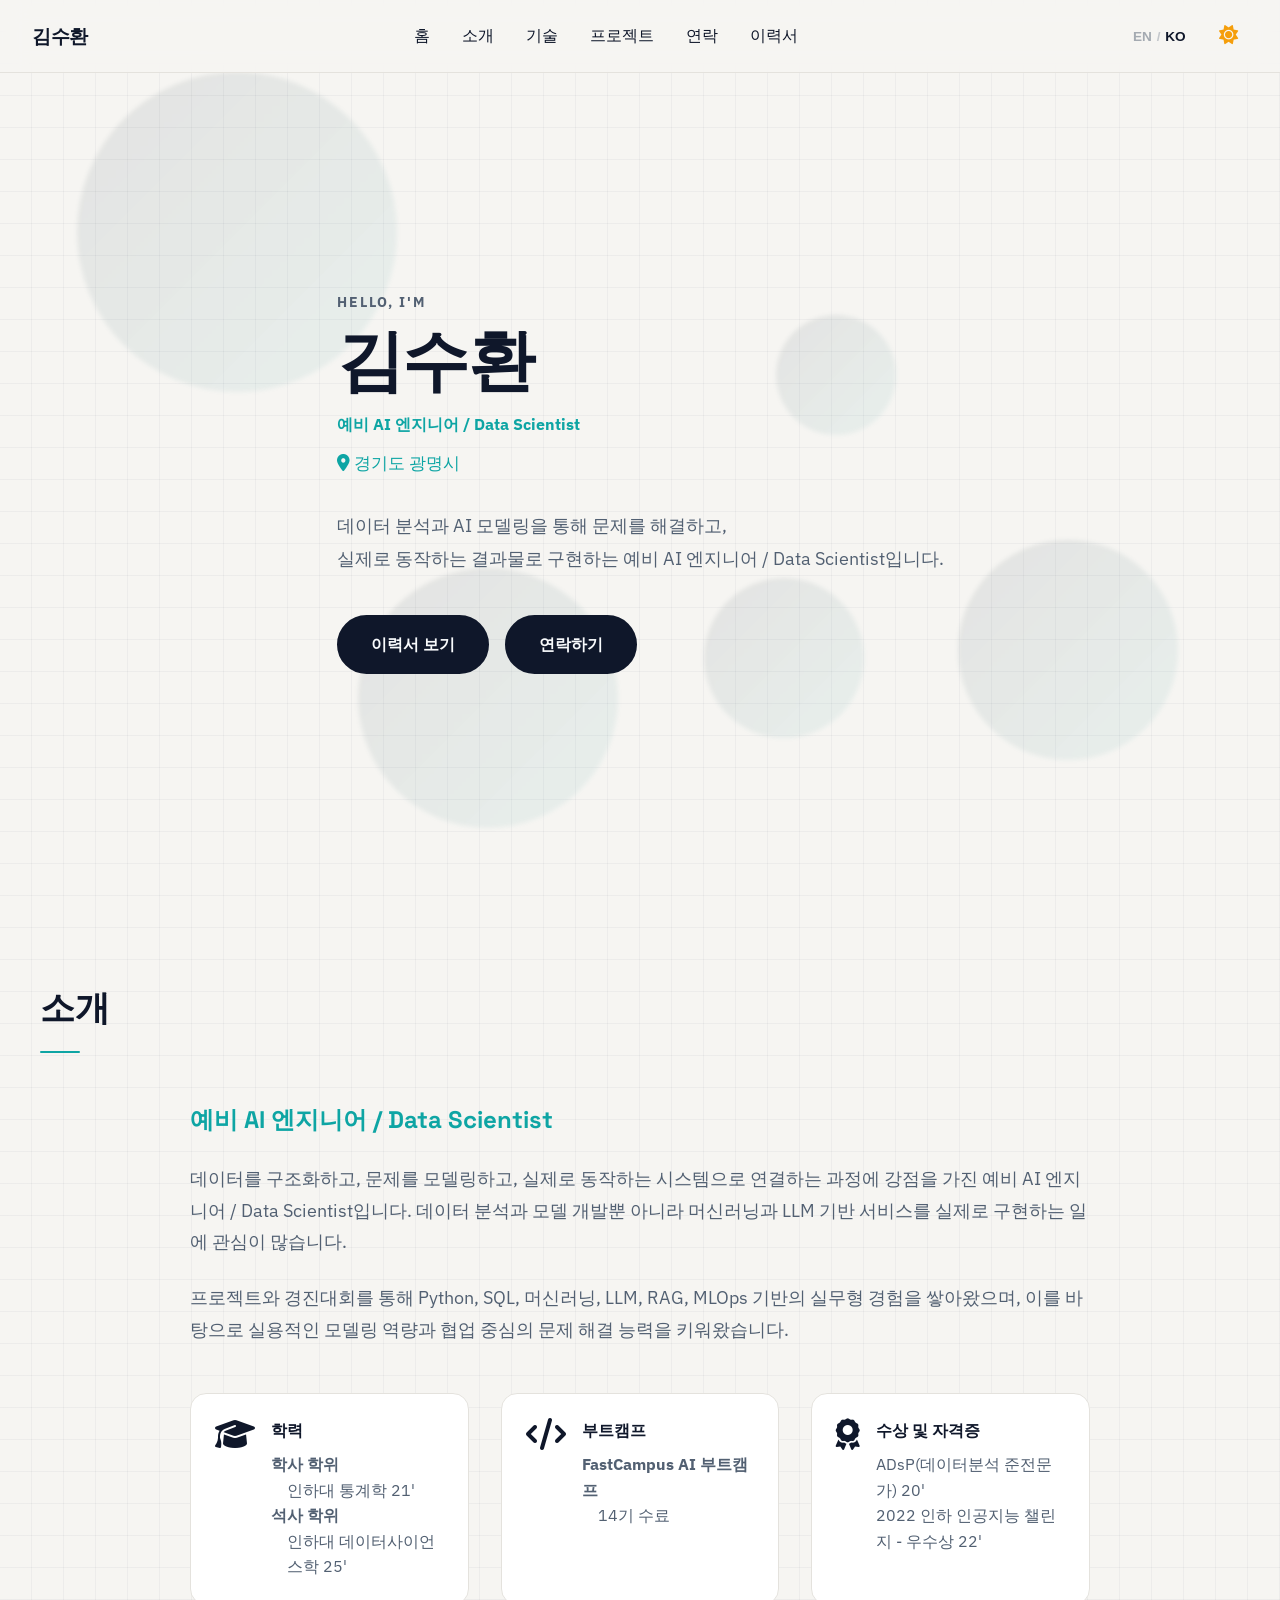
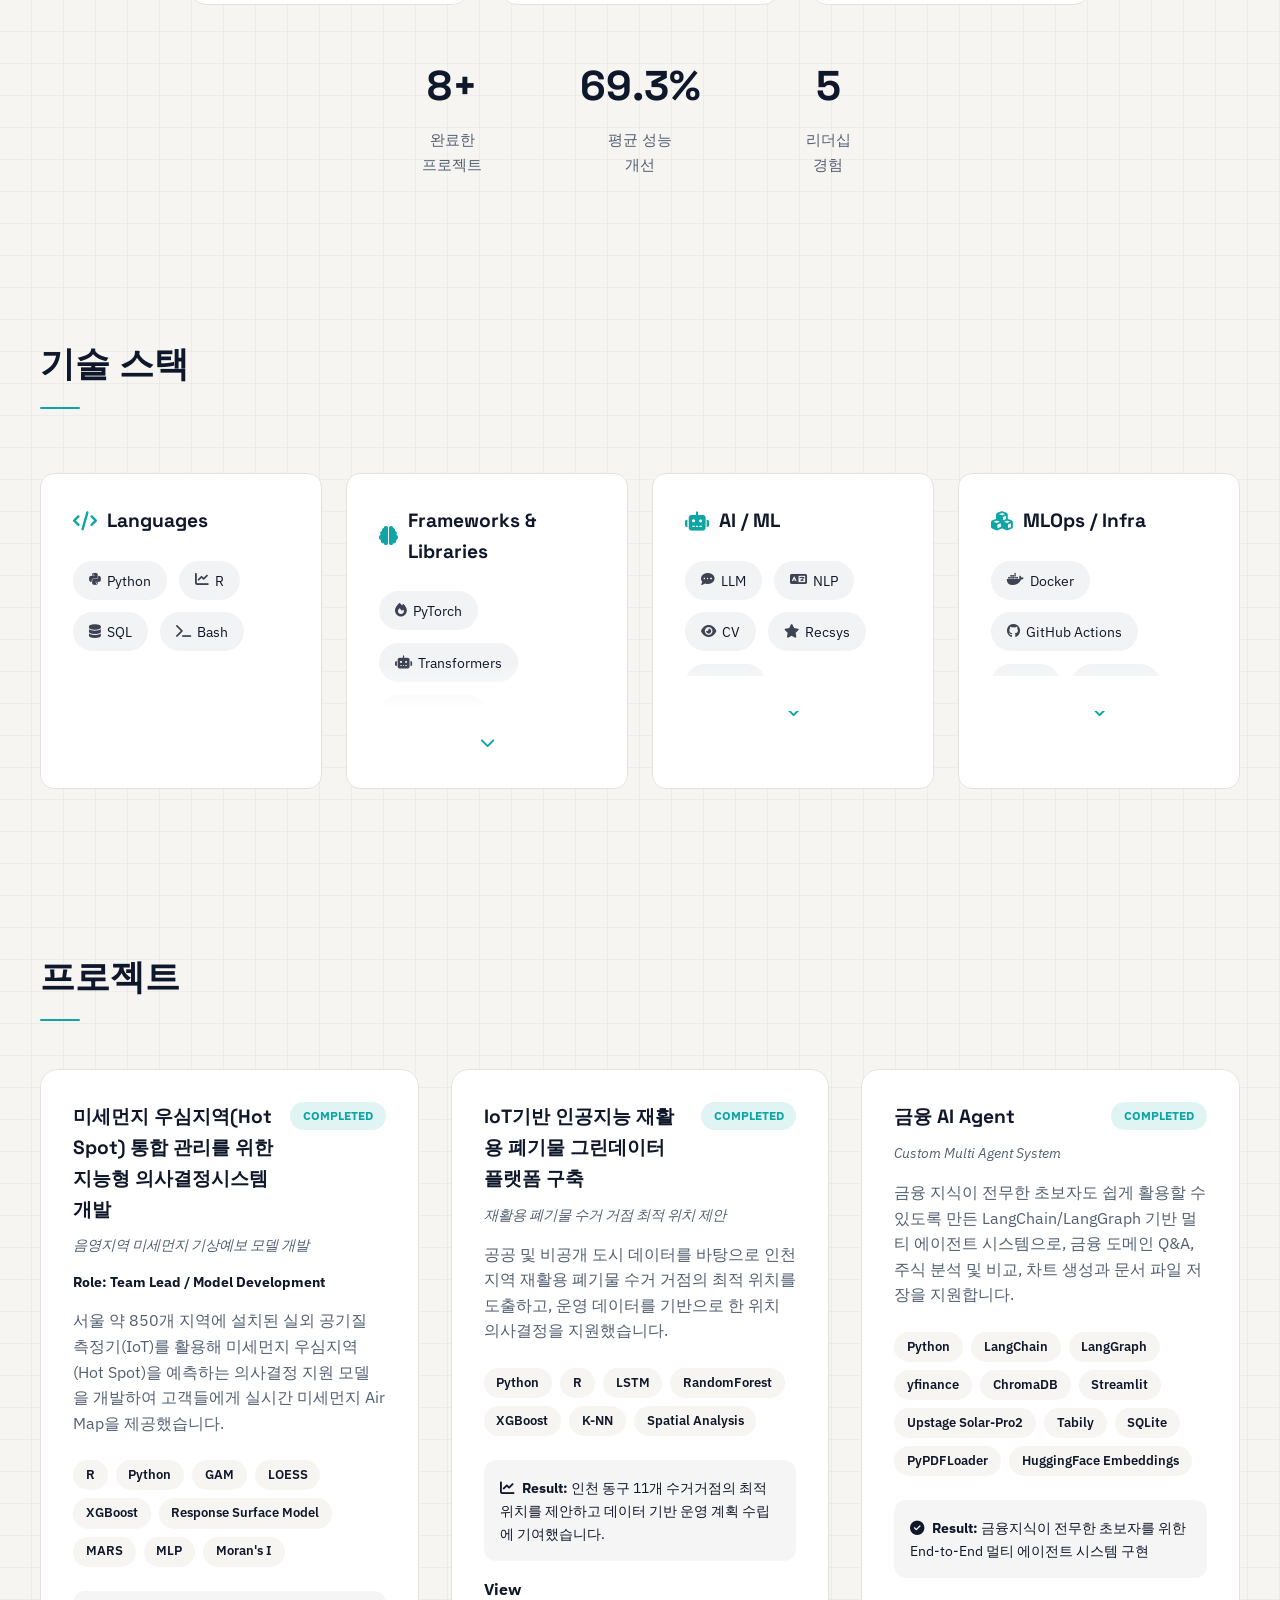
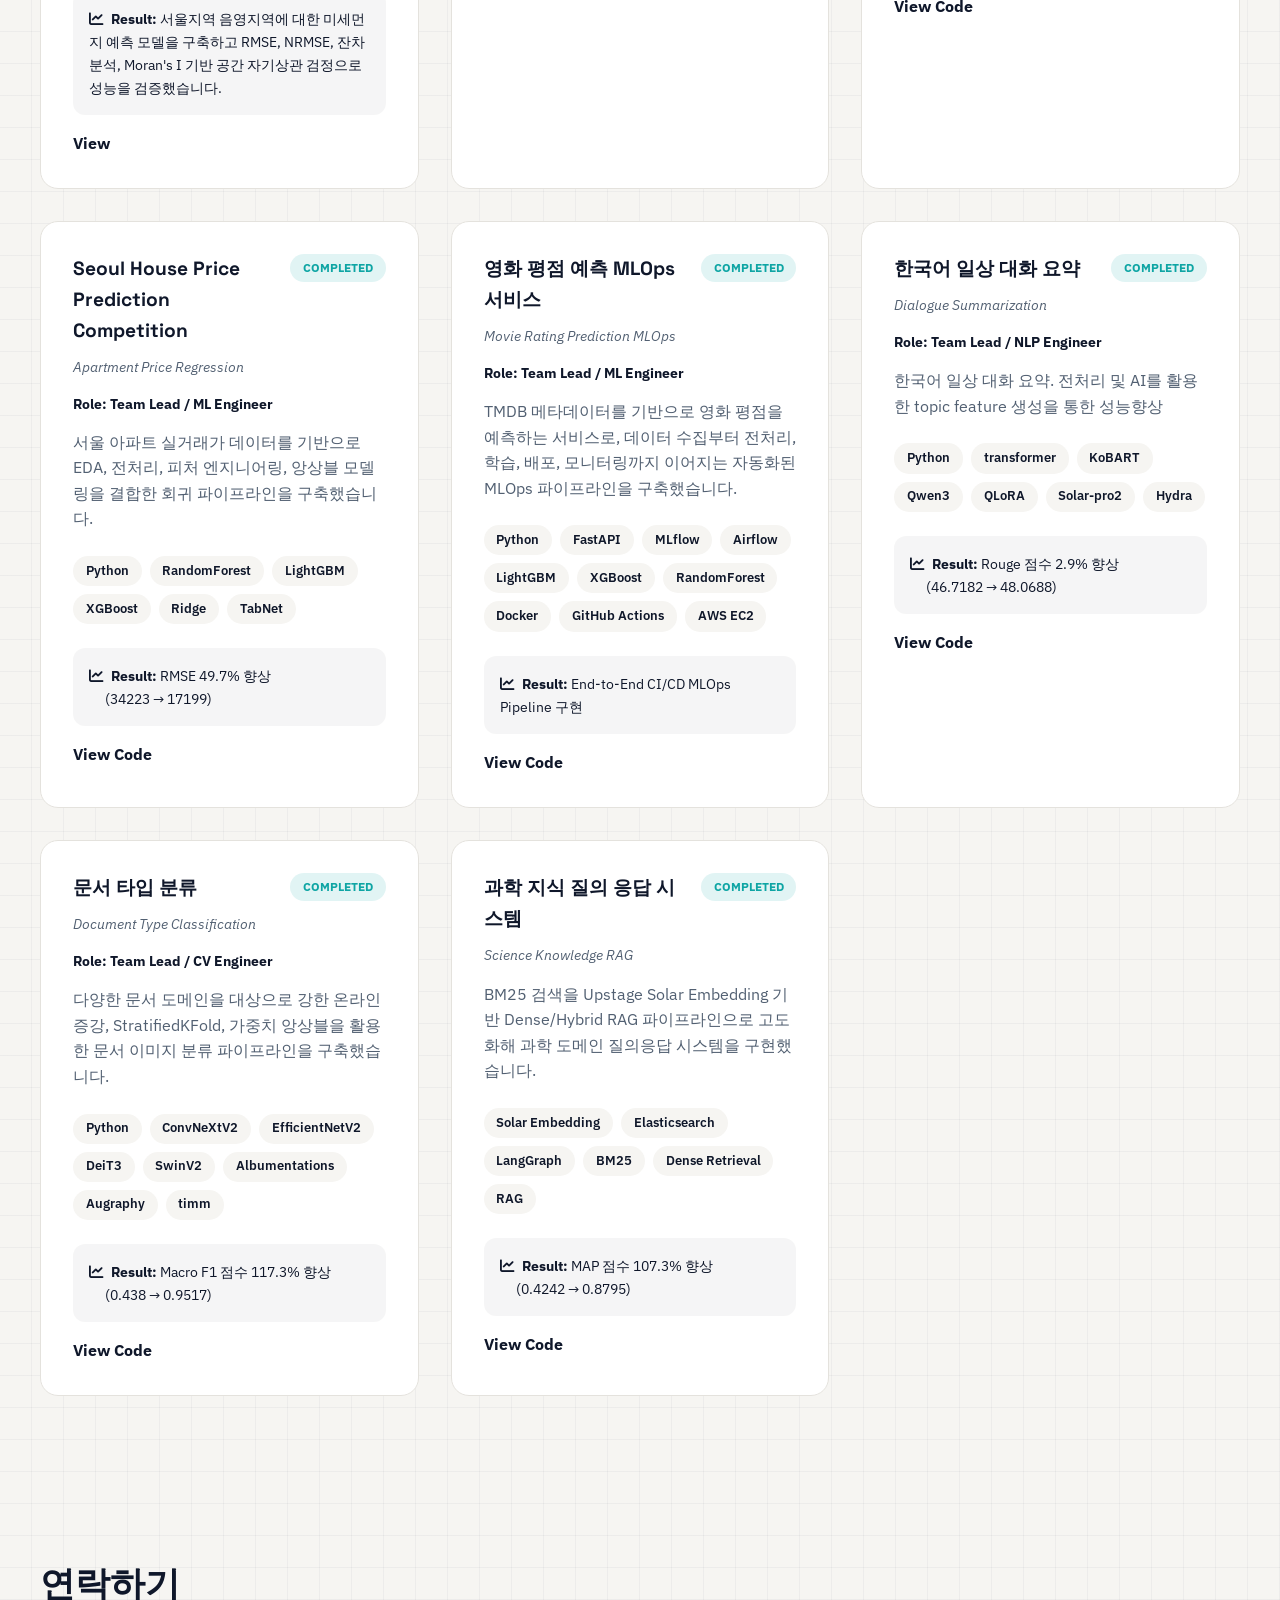
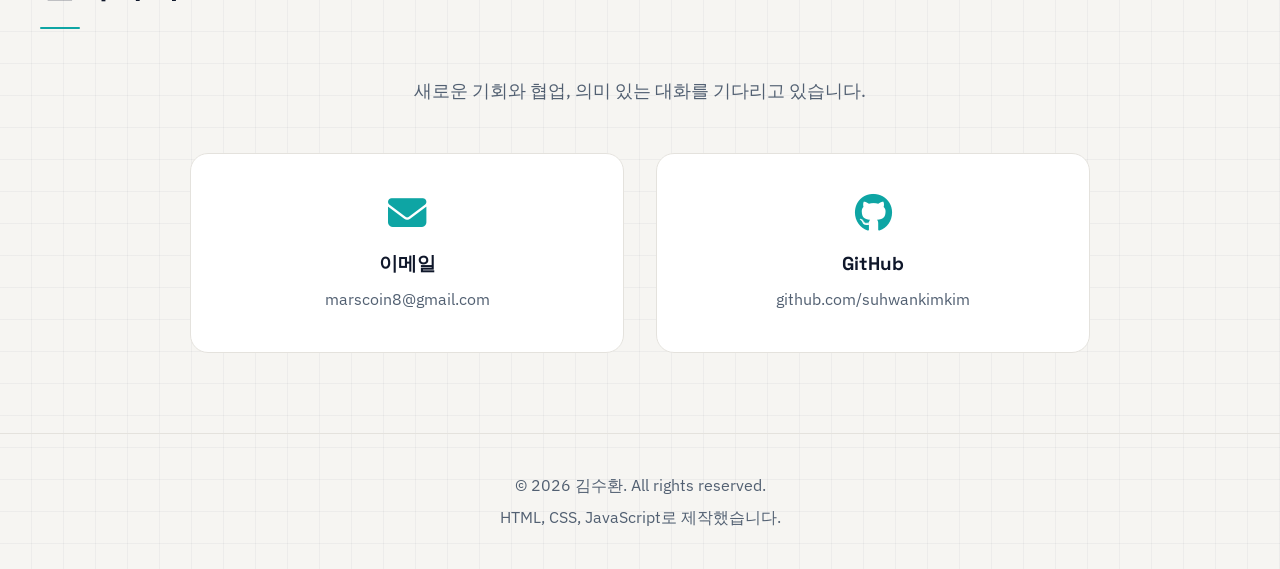
<file: index.html>
﻿<!DOCTYPE html>
<html lang="ko">
  <head>
    <meta charset="UTF-8" />
    <meta name="viewport" content="width=device-width, initial-scale=1.0" />
    <meta name="description" content="Suhwan Kim Portfolio" />
    <title>Portfolio | 김수환</title>
    <link rel="preconnect" href="https://fonts.googleapis.com" />
    <link rel="preconnect" href="https://fonts.gstatic.com" crossorigin />
    <link
      href="https://fonts.googleapis.com/css2?family=IBM+Plex+Sans:wght@300;400;500;600&family=Space+Grotesk:wght@400;500;600;700&display=swap"
      rel="stylesheet"
    />
    <link rel="stylesheet" href="css/style.css" />
    <link
      rel="stylesheet"
      href="https://cdnjs.cloudflare.com/ajax/libs/font-awesome/6.4.0/css/all.min.css"
    />
  </head>
  <body>
    <div class="floating-orbs" aria-hidden="true">
      <div class="orb orb-1"></div>
      <div class="orb orb-2"></div>
      <div class="orb orb-3"></div>
      <div class="orb orb-4"></div>
      <div class="orb orb-5"></div>
    </div>

    <nav class="navbar">
      <div class="nav-container">
        <div class="nav-logo" data-i18n="nav.logo">김수환</div>
        <ul class="nav-menu">
          <li><a href="#home" class="nav-link" data-i18n="nav.home">Home</a></li>
          <li><a href="#about" class="nav-link" data-i18n="nav.about">About</a></li>
          <li><a href="#skills" class="nav-link" data-i18n="nav.skills">Skills</a></li>
          <li><a href="#projects" class="nav-link" data-i18n="nav.projects">Projects</a></li>
          <li><a href="#contact" class="nav-link" data-i18n="nav.contact">Contact</a></li>
          <li>
            <a
              href="resume.pdf"
              class="nav-link"
              target="_blank"
              rel="noreferrer"
              data-i18n="nav.resume"
              >Resume</a
            >
          </li>
        </ul>
        <div class="nav-controls">
          <button class="toggle-btn lang-toggle" id="langToggle" aria-label="Language Toggle">
            <span class="lang-option" data-lang="en">EN</span>
            <span class="lang-divider">/</span>
            <span class="lang-option active" data-lang="ko">KO</span>
          </button>
          <button class="toggle-btn theme-toggle" id="themeToggle" aria-label="Toggle Theme">
            <i class="fas fa-sun"></i>
            <i class="fas fa-moon"></i>
          </button>
        </div>
        <div class="hamburger" aria-label="Open Menu">
          <span></span>
          <span></span>
          <span></span>
        </div>
      </div>
    </nav>

    <section id="home" class="hero">
      <div class="hero-content">
        <p class="hero-greeting" data-i18n="hero.greeting">HELLO, I'M</p>
        <h1 class="hero-name" data-i18n="hero.name">김수환</h1>
        <p class="hero-role" data-i18n="hero.role">예비 AI 엔지니어 / Data Scientist</p>
        <p class="hero-location" data-i18n-html="hero.location">
          <i class="fas fa-map-marker-alt"></i> Gwangmyeong-si, Gyeonggi-do
        </p>
        <p class="hero-description" data-i18n="hero.description">
          데이터 분석과 AI 모델링을 통해 문제를 해결하고,
          실제로 동작하는 결과물로 구현하는 예비 AI 엔지니어 / Data Scientist입니다.
        </p>
        <div class="hero-buttons">
          <a
            href="resume.pdf"
            class="btn btn-primary"
            target="_blank"
            rel="noreferrer"
            data-i18n="hero.resume"
            >이력서 보기 <i class="fas fa-arrow-right"></i
          ></a>
          <a href="#contact" class="btn btn-secondary" data-i18n="hero.contact"
            >연락하기 <i class="fas fa-arrow-right"></i
          ></a>
        </div>
      </div>
    </section>

    <section id="about" class="about">
      <div class="container">
        <h2 class="section-title" data-i18n="section.about">About</h2>
        <div class="about-content">
          <div class="about-text">
            <h3 class="about-role" data-i18n="about.role">예비 AI 엔지니어 / Data Scientist</h3>
            <p class="about-description" data-i18n="about.desc1">
              데이터를 구조화하고, 문제를 모델링하고, 실제로 동작하는 시스템으로 연결하는 과정에
              강점을 가진 예비 AI 엔지니어 / Data Scientist입니다. 데이터 분석과 모델 개발뿐 아니라
              머신러닝과 LLM 기반 서비스를 실제로 구현하는 일에 관심이 많습니다.
            </p>
            <p class="about-description" data-i18n="about.desc2">
              프로젝트와 경진대회를 통해 Python, SQL, 머신러닝, LLM, RAG, MLOps 기반의 실무형
              경험을 쌓아왔으며, 이를 바탕으로 실용적인 모델링 역량과 협업 중심의 문제 해결 능력을
              키워왔습니다.
            </p>

            <div class="about-education">
              <div class="education-item">
                <i class="fas fa-graduation-cap"></i>
                <div class="education-content">
                  <h4 data-i18n="about.eduTitle">학력</h4>
                  <p data-i18n-html="about.eduContent">
                    <strong>학사 학위</strong><br />
                    <span style="padding-left: 1rem; display: inline-block;">인하대 통계학 21'</span
                    ><br />
                    <strong>석사 학위</strong><br />
                    <span style="padding-left: 1rem; display: inline-block;"
                      >인하대 데이터사이언스학 25'</span
                    >
                  </p>
                </div>
              </div>
              <div class="education-item">
                <i class="fas fa-code"></i>
                <div class="education-content">
                  <h4 data-i18n="about.bootcampTitle">부트캠프</h4>
                  <p data-i18n-html="about.bootcampContent">
                    <strong>FastCampus AI 부트캠프</strong><br />
                    <span style="padding-left: 1rem; display: inline-block;">14기 수료</span>
                  </p>
                </div>
              </div>
              <div class="education-item">
                <i class="fas fa-award"></i>
                <div class="education-content">
                  <h4 data-i18n="about.awardsTitle">수상 및 자격증</h4>
                  <p data-i18n-html="about.awardsContent">
                    <span>ADsP(데이터분석 준전문가) 20'</span><br />
                    <span>2022 인하 인공지능 챌린지 - 우수상 22'</span>
                  </p>
                </div>
              </div>
            </div>

            <div class="about-stats">
              <div class="stat-item">
                <h3>8+</h3>
                <p data-i18n-html="about.stat1">Projects<br />Completed</p>
              </div>
              <div class="stat-item">
                <h3>69.3%</h3>
                <p data-i18n-html="about.stat2">Avg Performance<br />Gain</p>
              </div>
              <div class="stat-item">
                <h3>5</h3>
                <p data-i18n-html="about.stat3">Leadership<br />Experiences</p>
              </div>
            </div>
          </div>
        </div>
      </div>
    </section>

    <section id="skills" class="skills">
      <div class="container">
        <h2 class="section-title" data-i18n="section.skills">Technical Skills</h2>
        <div class="skills-scroll-container">
          <div class="skill-category">
            <h3>
              <i class="fas fa-code"></i>
              <span data-i18n="skills.lang">Languages</span>
            </h3>
            <div class="skill-tags">
              <span class="skill-tag"><i class="fab fa-python"></i>Python</span>
              <span class="skill-tag"><i class="fas fa-chart-line"></i>R</span>
              <span class="skill-tag"><i class="fas fa-database"></i>SQL</span>
              <span class="skill-tag"><i class="fas fa-terminal"></i>Bash</span>
            </div>
          </div>

          <div class="skill-category">
            <h3>
              <i class="fas fa-brain"></i>
              <span data-i18n="skills.frameworks">Frameworks &amp; Libraries</span>
            </h3>
            <div class="skill-tags">
              <span class="skill-tag"><i class="fas fa-fire"></i>PyTorch</span>
              <span class="skill-tag"><i class="fas fa-robot"></i>Transformers</span>
              <span class="skill-tag"><i class="fas fa-chart-line"></i>XGBoost</span>
              <span class="skill-tag"><i class="fas fa-chart-line"></i>LightGBM</span>
              <span class="skill-tag"><i class="fas fa-brain"></i>Scikit-learn</span>
              <span class="skill-tag"><i class="fas fa-table"></i>Pandas</span>
              <span class="skill-tag"><i class="fas fa-calculator"></i>NumPy</span>
              <span class="skill-tag"><i class="fas fa-chart-area"></i>Pyplot</span>
              <span class="skill-tag"><i class="fas fa-face-smile"></i>Hugging Face Datasets</span>
              <span class="skill-tag"><i class="fas fa-link"></i>LangChain</span>
              <span class="skill-tag"><i class="fas fa-sliders"></i>Optuna</span>
              <span class="skill-tag"><i class="fas fa-image"></i>Albumentations</span>
              <span class="skill-tag"><i class="fas fa-camera"></i>OpenCV</span>
              <span class="skill-tag"><i class="fas fa-sitemap"></i>LangGraph</span>
              <span class="skill-tag"><i class="fas fa-chart-pie"></i>Seaborn</span>
              <span class="skill-tag"><i class="fas fa-box"></i>uv</span>
            </div>
          </div>

          <div class="skill-category">
            <h3>
              <i class="fas fa-robot"></i>
              <span data-i18n="skills.ai">AI / ML</span>
            </h3>
            <div class="skill-tags">
              <span class="skill-tag"><i class="fas fa-comment-dots"></i>LLM</span>
              <span class="skill-tag"><i class="fas fa-language"></i>NLP</span>
              <span class="skill-tag"><i class="fas fa-eye"></i>CV</span>
              <span class="skill-tag"><i class="fas fa-star"></i>Recsys</span>
              <span class="skill-tag"><i class="fas fa-layer-group"></i>RAG</span>
              <span class="skill-tag"><i class="fas fa-microchip"></i>Local LLM Fine-tuning</span>
              <span class="skill-tag"><i class="fas fa-code"></i>Codex</span>
              <span class="skill-tag"><i class="fas fa-magnifying-glass"></i>IR</span>
            </div>
          </div>

          <div class="skill-category">
            <h3>
              <i class="fas fa-cubes"></i>
              <span data-i18n="skills.ops">MLOps / Infra</span>
            </h3>
            <div class="skill-tags">
              <span class="skill-tag"><i class="fab fa-docker"></i>Docker</span>
              <span class="skill-tag"><i class="fab fa-github"></i>GitHub Actions</span>
              <span class="skill-tag"><i class="fab fa-git-alt"></i>Git</span>
              <span class="skill-tag"><i class="fas fa-microchip"></i>CUDA</span>
              <span class="skill-tag"><i class="fas fa-chart-line"></i>Weights &amp; Biases</span>
              <span class="skill-tag"><i class="fas fa-route"></i>MLflow</span>
              <span class="skill-tag"><i class="fas fa-bolt"></i>FastAPI</span>
              <span class="skill-tag"><i class="fas fa-database"></i>PostgreSQL</span>
            </div>
          </div>
        </div>
      </div>
    </section>

    <section id="projects" class="projects">
      <div class="container">
        <h2 class="section-title" data-i18n="section.projects">Projects</h2>
        <div class="projects-grid">
          <div class="project-card">
            <div class="project-header">
              <h3 data-i18n="projects.p1.title">
                미세먼지 우심지역(Hot Spot) 통합 관리를 위한 지능형 의사결정시스템 개발
              </h3>
              <span class="project-tag completed" data-i18n="projects.completed">Completed</span>
            </div>
            <p class="project-subtitle" data-i18n="projects.p1.subtitle">
              음영지역 미세먼지 기상예보 모델 개발
            </p>
            <p class="project-role" data-i18n="projects.p1.role">Role: Team Lead / Model Development</p>
            <p class="project-description" data-i18n="projects.p1.desc">
              서울 약 850개 지역에 설치된 실외 공기질 측정기(IoT)를 활용해 미세먼지 우심지역(Hot
              Spot)을 예측하는 의사결정 지원 모델을 개발하여 고객들에게 실시간 미세먼지 Air Map을
              제공했습니다.
            </p>
            <div class="project-tech">
              <span class="tech-badge">R</span>
              <span class="tech-badge">Python</span>
              <span class="tech-badge">GAM</span>
              <span class="tech-badge">LOESS</span>
              <span class="tech-badge">XGBoost</span>
              <span class="tech-badge">Response Surface Model</span>
              <span class="tech-badge">MARS</span>
              <span class="tech-badge">MLP</span>
              <span class="tech-badge">Moran's I</span>
            </div>
            <div class="project-result" data-i18n-html="projects.p1.result">
              <i class="fas fa-chart-line"></i>
              <strong>Result:</strong> 서울지역 음영지역에 대한 미세먼지 예측 모델을 구축하고 RMSE,
              NRMSE, 잔차 분석, Moran's I 기반 공간 자기상관 검정으로 성능을 검증했습니다.
            </div>
            <a href="김수환(포트폴리오).pdf" class="project-link" target="_blank" rel="noreferrer"
              >View</a
            >
          </div>

          <div class="project-card">
            <div class="project-header">
              <h3 data-i18n="projects.p2.title">IoT기반 인공지능 재활용 폐기물 그린데이터 플랫폼 구축</h3>
              <span class="project-tag completed" data-i18n="projects.completed">Completed</span>
            </div>
            <p class="project-subtitle" data-i18n="projects.p2.subtitle">재활용 폐기물 수거 거점 최적 위치 제안</p>
            <p class="project-description" data-i18n="projects.p2.desc">
              공공 및 비공개 도시 데이터를 바탕으로 인천 지역 재활용 폐기물 수거 거점의 최적 위치를
              도출하고, 운영 데이터를 기반으로 한 위치 의사결정을 지원했습니다.
            </p>
            <div class="project-tech">
              <span class="tech-badge">Python</span>
              <span class="tech-badge">R</span>
              <span class="tech-badge">LSTM</span>
              <span class="tech-badge">RandomForest</span>
              <span class="tech-badge">XGBoost</span>
              <span class="tech-badge">K-NN</span>
              <span class="tech-badge">Spatial Analysis</span>
            </div>
            <div class="project-result" data-i18n-html="projects.p2.result">
              <i class="fas fa-chart-line"></i>
              <strong>Result:</strong> 인천 동구 11개 수거거점의 최적 위치를 제안하고 데이터 기반 운영
              계획 수립에 기여했습니다.
            </div>
            <a href="김수환(포트폴리오).pdf" class="project-link" target="_blank" rel="noreferrer"
              >View</a
            >
          </div>

          <div class="project-card">
            <div class="project-header">
              <h3 data-i18n="projects.p3.title">금융 AI Agent</h3>
              <span class="project-tag completed" data-i18n="projects.completed">Completed</span>
            </div>
            <p class="project-subtitle" data-i18n="projects.p3.subtitle">Custom Multi Agent System</p>
            <p class="project-description" data-i18n="projects.p3.desc">
              금융 지식이 전무한 초보자도 쉽게 활용할 수 있도록 만든 LangChain/LangGraph 기반 멀티
              에이전트 시스템으로, 금융 도메인 Q&amp;A, 주식 분석 및 비교, 차트 생성과 문서 파일
              저장을 지원합니다.
            </p>
            <div class="project-tech">
              <span class="tech-badge">Python</span>
              <span class="tech-badge">LangChain</span>
              <span class="tech-badge">LangGraph</span>
              <span class="tech-badge">yfinance</span>
              <span class="tech-badge">ChromaDB</span>
              <span class="tech-badge">Streamlit</span>
              <span class="tech-badge">Upstage Solar-Pro2</span>
              <span class="tech-badge">Tabily</span>
              <span class="tech-badge">SQLite</span>
              <span class="tech-badge">PyPDFLoader</span>
              <span class="tech-badge">HuggingFace Embeddings</span>
            </div>
            <div class="project-result" data-i18n-html="projects.p3.result">
              <i class="fas fa-check-circle"></i>
              <strong>Result:</strong> 금융지식이 전무한 초보자를 위한 End-to-End 멀티 에이전트
              시스템 구현
            </div>
            <a
              href="https://github.com/suhwankimkim/Agent_project"
              class="project-link"
              target="_blank"
              rel="noreferrer"
              >View Code</a
            >
          </div>

          <div class="project-card">
            <div class="project-header">
              <h3 data-i18n="projects.p4.title">Seoul House Price Prediction Competition</h3>
              <span class="project-tag completed" data-i18n="projects.completed">Completed</span>
            </div>
            <p class="project-subtitle" data-i18n="projects.p4.subtitle">Apartment Price Regression</p>
            <p class="project-role" data-i18n="projects.p4.role">Role: Team Lead / ML Engineer</p>
            <p class="project-description" data-i18n="projects.p4.desc">
              서울 아파트 실거래가 데이터를 기반으로 EDA, 전처리, 피처 엔지니어링, 앙상블 모델링을
              결합한 회귀 파이프라인을 구축했습니다.
            </p>
            <div class="project-tech">
              <span class="tech-badge">Python</span>
              <span class="tech-badge">RandomForest</span>
              <span class="tech-badge">LightGBM</span>
              <span class="tech-badge">XGBoost</span>
              <span class="tech-badge">Ridge</span>
              <span class="tech-badge">TabNet</span>
            </div>
            <div class="project-result" data-i18n-html="projects.p4.result">
              <i class="fas fa-chart-line"></i>
              <strong>Result:</strong> RMSE 49.7% 향상<br /><span
                style="padding-left: 1rem; display: inline-block;"
                >(34223 → 17199)</span
              >
            </div>
            <a
              href="https://github.com/suhwankimkim/ML_Competition"
              class="project-link"
              target="_blank"
              rel="noreferrer"
              >View Code</a
            >
          </div>

          <div class="project-card">
            <div class="project-header">
              <h3 data-i18n="projects.p5.title">영화 평점 예측 MLOps 서비스</h3>
              <span class="project-tag completed" data-i18n="projects.completed">Completed</span>
            </div>
            <p class="project-subtitle" data-i18n="projects.p5.subtitle">Movie Rating Prediction MLOps</p>
            <p class="project-role" data-i18n="projects.p5.role">Role: Team Lead / ML Engineer</p>
            <p class="project-description" data-i18n="projects.p5.desc">
              TMDB 메타데이터를 기반으로 영화 평점을 예측하는 서비스로, 데이터 수집부터 전처리,
              학습, 배포, 모니터링까지 이어지는 자동화된 MLOps 파이프라인을 구축했습니다.
            </p>
            <div class="project-tech">
              <span class="tech-badge">Python</span>
              <span class="tech-badge">FastAPI</span>
              <span class="tech-badge">MLflow</span>
              <span class="tech-badge">Airflow</span>
              <span class="tech-badge">LightGBM</span>
              <span class="tech-badge">XGBoost</span>
              <span class="tech-badge">RandomForest</span>
              <span class="tech-badge">Docker</span>
              <span class="tech-badge">GitHub Actions</span>
              <span class="tech-badge">AWS EC2</span>
            </div>
            <div class="project-result" data-i18n-html="projects.p5.result">
              <i class="fas fa-chart-line"></i>
              <strong>Result:</strong> End-to-End CI/CD MLOps Pipeline 구현
            </div>
            <a
              href="https://github.com/suhwankimkim/MLOps"
              class="project-link"
              target="_blank"
              rel="noreferrer"
              >View Code</a
            >
          </div>

          <div class="project-card">
            <div class="project-header">
              <h3 data-i18n="projects.p6.title">한국어 일상 대화 요약</h3>
              <span class="project-tag completed" data-i18n="projects.completed">Completed</span>
            </div>
            <p class="project-subtitle" data-i18n="projects.p6.subtitle">Dialogue Summarization</p>
            <p class="project-role" data-i18n="projects.p6.role">Role: Team Lead / NLP Engineer</p>
            <p class="project-description" data-i18n="projects.p6.desc">
              한국어 일상 대화 요약 프로젝트로, 전처리 및 AI를 활용한 topic feature 생성을 통해
              성능을 개선했습니다.
            </p>
            <div class="project-tech">
              <span class="tech-badge">Python</span>
              <span class="tech-badge">transformer</span>
              <span class="tech-badge">KoBART</span>
              <span class="tech-badge">Qwen3</span>
              <span class="tech-badge">QLoRA</span>
              <span class="tech-badge">Solar-pro2</span>
              <span class="tech-badge">Hydra</span>
            </div>
            <div class="project-result" data-i18n-html="projects.p6.result">
              <i class="fas fa-chart-line"></i>
              <strong>Result:</strong> Rouge 점수 2.9% 향상<br /><span
                style="padding-left: 1rem; display: inline-block;"
                >(46.7182 → 48.0688)</span
              >
            </div>
            <a
              href="https://github.com/suhwankimkim/NLP"
              class="project-link"
              target="_blank"
              rel="noreferrer"
              >View Code</a
            >
          </div>

          <div class="project-card">
            <div class="project-header">
              <h3 data-i18n="projects.p7.title">문서 타입 분류</h3>
              <span class="project-tag completed" data-i18n="projects.completed">Completed</span>
            </div>
            <p class="project-subtitle" data-i18n="projects.p7.subtitle">Document Type Classification</p>
            <p class="project-role" data-i18n="projects.p7.role">Role: Team Lead / CV Engineer</p>
            <p class="project-description" data-i18n="projects.p7.desc">
              다양한 문서 도메인을 대상으로 강한 온라인 증강, StratifiedKFold, 가중치 앙상블을
              활용한 문서 이미지 분류 파이프라인을 구축했습니다.
            </p>
            <div class="project-tech">
              <span class="tech-badge">Python</span>
              <span class="tech-badge">ConvNeXtV2</span>
              <span class="tech-badge">EfficientNetV2</span>
              <span class="tech-badge">DeiT3</span>
              <span class="tech-badge">SwinV2</span>
              <span class="tech-badge">Albumentations</span>
              <span class="tech-badge">Augraphy</span>
              <span class="tech-badge">timm</span>
            </div>
            <div class="project-result" data-i18n-html="projects.p7.result">
              <i class="fas fa-chart-line"></i>
              <strong>Result:</strong> Macro F1 점수 117.3% 향상<br /><span
                style="padding-left: 1rem; display: inline-block;"
                >(0.438 → 0.9517)</span
              >
            </div>
            <a
              href="https://github.com/suhwankimkim/CV"
              class="project-link"
              target="_blank"
              rel="noreferrer"
              >View Code</a
            >
          </div>

          <div class="project-card">
            <div class="project-header">
              <h3 data-i18n="projects.p8.title">과학 지식 질의 응답 시스템</h3>
              <span class="project-tag completed" data-i18n="projects.completed">Completed</span>
            </div>
            <p class="project-subtitle" data-i18n="projects.p8.subtitle">Science Knowledge RAG</p>
            <p class="project-description" data-i18n="projects.p8.desc">
              BM25 검색을 Upstage Solar Embedding 기반 Dense/Hybrid RAG 파이프라인으로 고도화해
              과학 도메인 질의응답 시스템을 구현했습니다.
            </p>
            <div class="project-tech">
              <span class="tech-badge">Solar Embedding</span>
              <span class="tech-badge">Elasticsearch</span>
              <span class="tech-badge">LangGraph</span>
              <span class="tech-badge">BM25</span>
              <span class="tech-badge">Dense Retrieval</span>
              <span class="tech-badge">RAG</span>
            </div>
            <div class="project-result" data-i18n-html="projects.p8.result">
              <i class="fas fa-chart-line"></i>
              <strong>Result:</strong> MAP 점수 107.3% 향상<br /><span
                style="padding-left: 1rem; display: inline-block;"
                >(0.4242 → 0.8795)</span
              >
            </div>
            <a
              href="https://github.com/suhwankimkim/IR"
              class="project-link"
              target="_blank"
              rel="noreferrer"
              >View Code</a
            >
          </div>
        </div>
      </div>
    </section>

    <section id="contact" class="contact">
      <div class="container">
        <h2 class="section-title" data-i18n="section.contact">Contact</h2>
        <p class="contact-description" data-i18n="contact.desc">
          새로운 기회와 협업, 의미 있는 대화를 기다리고 있습니다.
        </p>
        <div class="contact-links">
          <a href="mailto:marscoin8@gmail.com" class="contact-card">
            <i class="fas fa-envelope"></i>
            <h3 data-i18n="contact.email">Email</h3>
            <p>marscoin8@gmail.com</p>
          </a>
          <a
            href="https://github.com/suhwankimkim"
            class="contact-card"
            target="_blank"
            rel="noreferrer"
          >
            <i class="fab fa-github"></i>
            <h3 data-i18n="contact.github">GitHub</h3>
            <p>github.com/suhwankimkim</p>
          </a>
        </div>
      </div>
    </section>

    <footer class="footer">
      <p>&copy; 2026 김수환. All rights reserved.</p>
      <p data-i18n="footer.built">Built with HTML, CSS, and JavaScript.</p>
    </footer>

    <script src="js/script.js"></script>
  </body>
</html>
</file>
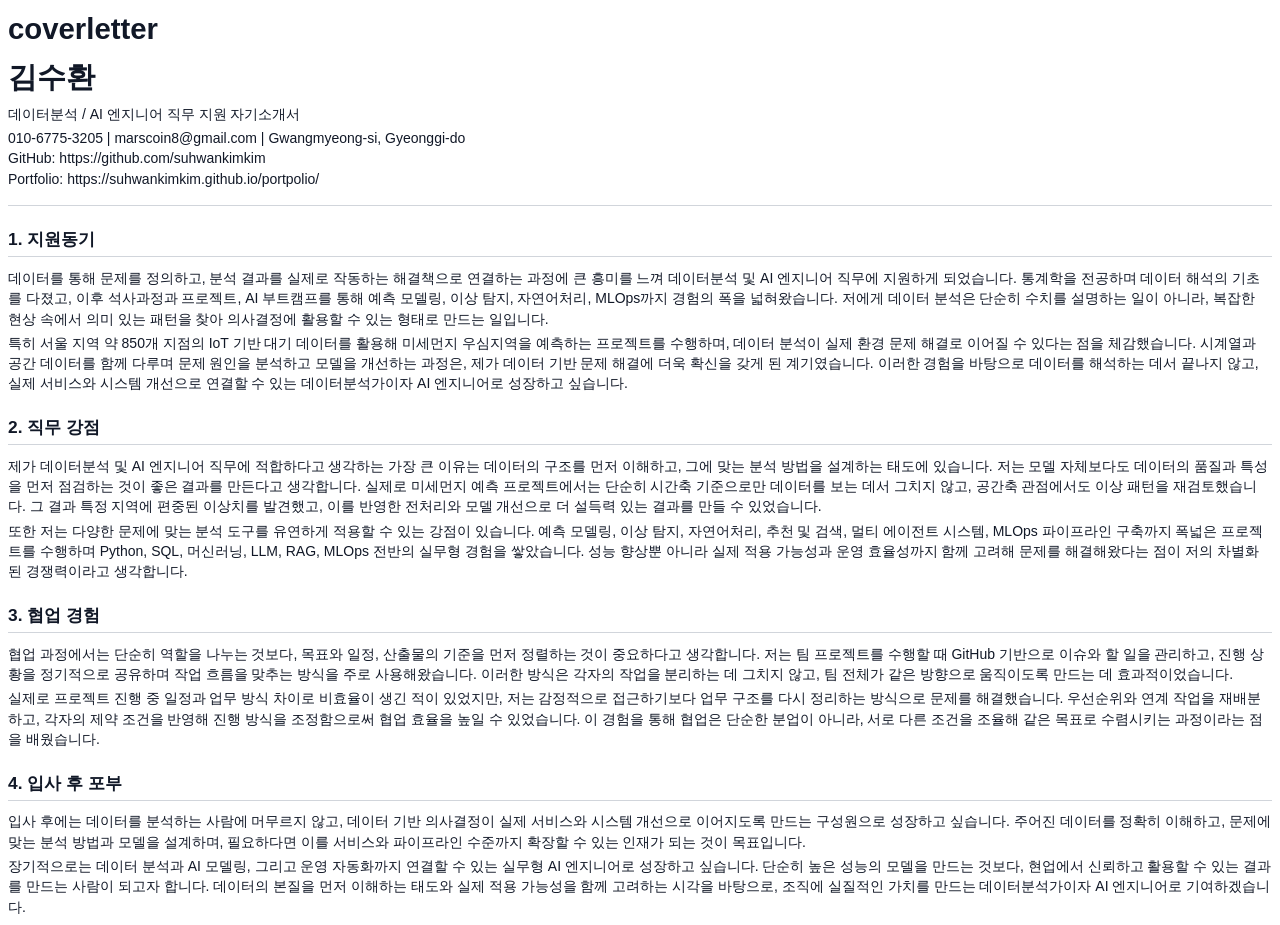
<file: coverletter_general.html>
<!DOCTYPE html>
<html xmlns="http://www.w3.org/1999/xhtml" lang="" xml:lang="">
<head>
  <meta charset="utf-8" />
  <meta name="generator" content="pandoc" />
  <meta name="viewport" content="width=device-width, initial-scale=1.0, user-scalable=yes" />
  <title>coverletter</title>
  <style>
    code{white-space: pre-wrap;}
    span.smallcaps{font-variant: small-caps;}
    span.underline{text-decoration: underline;}
    div.column{display: inline-block; vertical-align: top; width: 50%;}
    div.hanging-indent{margin-left: 1.5em; text-indent: -1.5em;}
    ul.task-list{list-style: none;}
    .display.math{display: block; text-align: center; margin: 0.5rem auto;}
  </style>
  <link rel="stylesheet" href="resume.css" />
  <!--[if lt IE 9]>
    <script src="//cdnjs.cloudflare.com/ajax/libs/html5shiv/3.7.3/html5shiv-printshiv.min.js"></script>
  <![endif]-->
</head>
<body>
<header id="title-block-header">
<h1 class="title">coverletter</h1>
</header>
<h1 id="김수환">김수환</h1>
<p>데이터분석 / AI 엔지니어 직무 지원 자기소개서</p>
<p>010-6775-3205 | marscoin8@gmail.com | Gwangmyeong-si, Gyeonggi-do<br />
GitHub: https://github.com/suhwankimkim<br />
Portfolio: https://suhwankimkim.github.io/portpolio/</p>
<hr />
<h2 id="지원동기">1. 지원동기</h2>
<p>데이터를 통해 문제를 정의하고, 분석 결과를 실제로 작동하는 해결책으로 연결하는 과정에 큰 흥미를 느껴 데이터분석 및 AI 엔지니어 직무에 지원하게 되었습니다. 통계학을 전공하며 데이터 해석의 기초를 다졌고, 이후 석사과정과 프로젝트, AI 부트캠프를 통해 예측 모델링, 이상 탐지, 자연어처리, MLOps까지 경험의 폭을 넓혀왔습니다. 저에게 데이터 분석은 단순히 수치를 설명하는 일이 아니라, 복잡한 현상 속에서 의미 있는 패턴을 찾아 의사결정에 활용할 수 있는 형태로 만드는 일입니다.</p>
<p>특히 서울 지역 약 850개 지점의 IoT 기반 대기 데이터를 활용해 미세먼지 우심지역을 예측하는 프로젝트를 수행하며, 데이터 분석이 실제 환경 문제 해결로 이어질 수 있다는 점을 체감했습니다. 시계열과 공간 데이터를 함께 다루며 문제 원인을 분석하고 모델을 개선하는 과정은, 제가 데이터 기반 문제 해결에 더욱 확신을 갖게 된 계기였습니다. 이러한 경험을 바탕으로 데이터를 해석하는 데서 끝나지 않고, 실제 서비스와 시스템 개선으로 연결할 수 있는 데이터분석가이자 AI 엔지니어로 성장하고 싶습니다.</p>
<h2 id="직무-강점">2. 직무 강점</h2>
<p>제가 데이터분석 및 AI 엔지니어 직무에 적합하다고 생각하는 가장 큰 이유는 데이터의 구조를 먼저 이해하고, 그에 맞는 분석 방법을 설계하는 태도에 있습니다. 저는 모델 자체보다도 데이터의 품질과 특성을 먼저 점검하는 것이 좋은 결과를 만든다고 생각합니다. 실제로 미세먼지 예측 프로젝트에서는 단순히 시간축 기준으로만 데이터를 보는 데서 그치지 않고, 공간축 관점에서도 이상 패턴을 재검토했습니다. 그 결과 특정 지역에 편중된 이상치를 발견했고, 이를 반영한 전처리와 모델 개선으로 더 설득력 있는 결과를 만들 수 있었습니다.</p>
<p>또한 저는 다양한 문제에 맞는 분석 도구를 유연하게 적용할 수 있는 강점이 있습니다. 예측 모델링, 이상 탐지, 자연어처리, 추천 및 검색, 멀티 에이전트 시스템, MLOps 파이프라인 구축까지 폭넓은 프로젝트를 수행하며 Python, SQL, 머신러닝, LLM, RAG, MLOps 전반의 실무형 경험을 쌓았습니다. 성능 향상뿐 아니라 실제 적용 가능성과 운영 효율성까지 함께 고려해 문제를 해결해왔다는 점이 저의 차별화된 경쟁력이라고 생각합니다.</p>
<h2 id="협업-경험">3. 협업 경험</h2>
<p>협업 과정에서는 단순히 역할을 나누는 것보다, 목표와 일정, 산출물의 기준을 먼저 정렬하는 것이 중요하다고 생각합니다. 저는 팀 프로젝트를 수행할 때 GitHub 기반으로 이슈와 할 일을 관리하고, 진행 상황을 정기적으로 공유하며 작업 흐름을 맞추는 방식을 주로 사용해왔습니다. 이러한 방식은 각자의 작업을 분리하는 데 그치지 않고, 팀 전체가 같은 방향으로 움직이도록 만드는 데 효과적이었습니다.</p>
<p>실제로 프로젝트 진행 중 일정과 업무 방식 차이로 비효율이 생긴 적이 있었지만, 저는 감정적으로 접근하기보다 업무 구조를 다시 정리하는 방식으로 문제를 해결했습니다. 우선순위와 연계 작업을 재배분하고, 각자의 제약 조건을 반영해 진행 방식을 조정함으로써 협업 효율을 높일 수 있었습니다. 이 경험을 통해 협업은 단순한 분업이 아니라, 서로 다른 조건을 조율해 같은 목표로 수렴시키는 과정이라는 점을 배웠습니다.</p>
<h2 id="입사-후-포부">4. 입사 후 포부</h2>
<p>입사 후에는 데이터를 분석하는 사람에 머무르지 않고, 데이터 기반 의사결정이 실제 서비스와 시스템 개선으로 이어지도록 만드는 구성원으로 성장하고 싶습니다. 주어진 데이터를 정확히 이해하고, 문제에 맞는 분석 방법과 모델을 설계하며, 필요하다면 이를 서비스와 파이프라인 수준까지 확장할 수 있는 인재가 되는 것이 목표입니다.</p>
<p>장기적으로는 데이터 분석과 AI 모델링, 그리고 운영 자동화까지 연결할 수 있는 실무형 AI 엔지니어로 성장하고 싶습니다. 단순히 높은 성능의 모델을 만드는 것보다, 현업에서 신뢰하고 활용할 수 있는 결과를 만드는 사람이 되고자 합니다. 데이터의 본질을 먼저 이해하는 태도와 실제 적용 가능성을 함께 고려하는 시각을 바탕으로, 조직에 실질적인 가치를 만드는 데이터분석가이자 AI 엔지니어로 기여하겠습니다.</p>
</body>
</html>
</file>
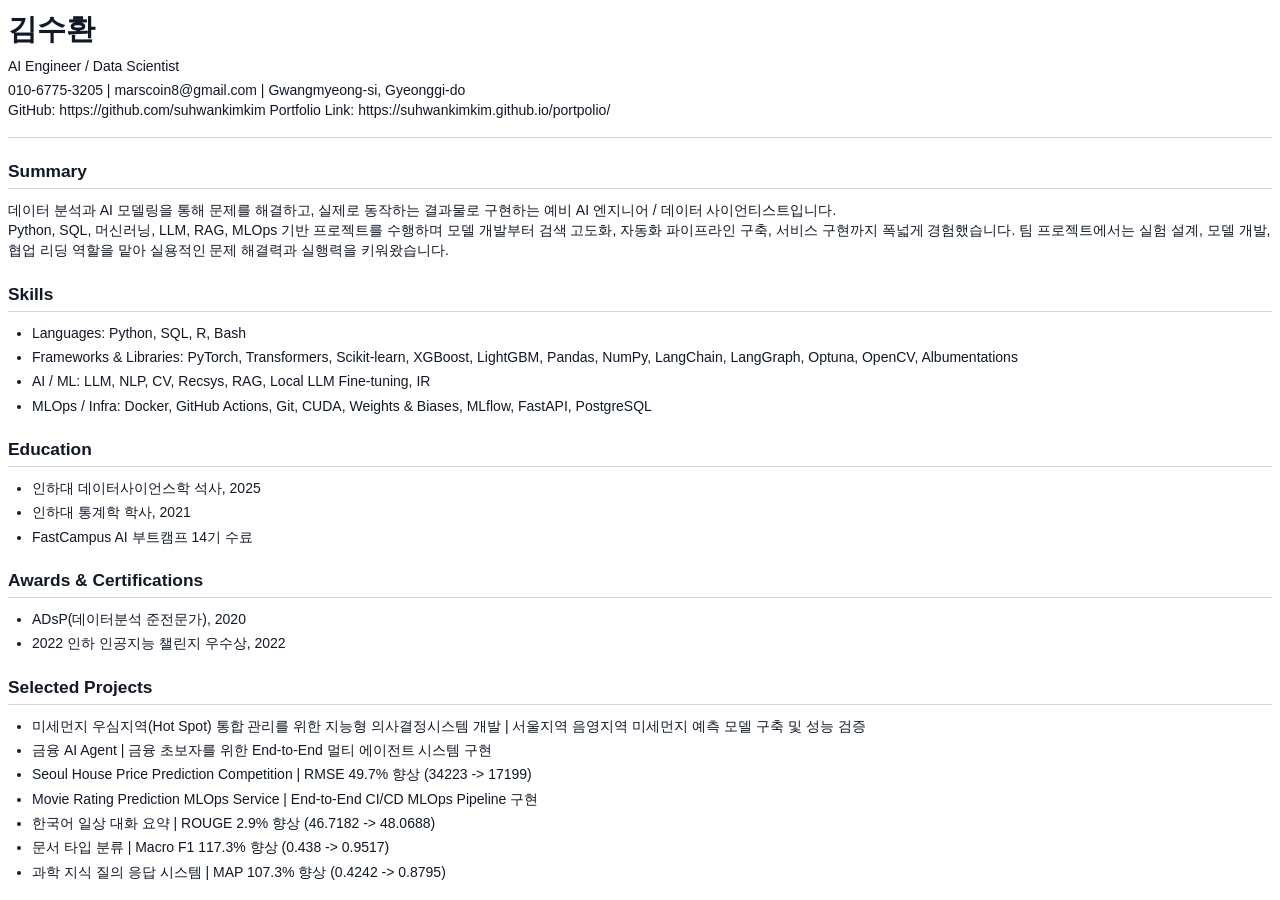
<file: resume.html>
<!DOCTYPE html>
<html xmlns="http://www.w3.org/1999/xhtml" lang="" xml:lang="">
<head>
  <meta charset="utf-8" />
  <meta name="generator" content="pandoc" />
  <meta name="viewport" content="width=device-width, initial-scale=1.0, user-scalable=yes" />
  <title>resume</title>
  <style>
    code{white-space: pre-wrap;}
    span.smallcaps{font-variant: small-caps;}
    span.underline{text-decoration: underline;}
    div.column{display: inline-block; vertical-align: top; width: 50%;}
    div.hanging-indent{margin-left: 1.5em; text-indent: -1.5em;}
    ul.task-list{list-style: none;}
    .display.math{display: block; text-align: center; margin: 0.5rem auto;}
  </style>
  <link rel="stylesheet" href="resume.css" />
  <!--[if lt IE 9]>
    <script src="//cdnjs.cloudflare.com/ajax/libs/html5shiv/3.7.3/html5shiv-printshiv.min.js"></script>
  <![endif]-->
</head>
<body>
<h1 id="김수환">김수환</h1>
<p>AI Engineer / Data Scientist</p>
<p>010-6775-3205 | marscoin8@gmail.com | Gwangmyeong-si, Gyeonggi-do<br />
GitHub: https://github.com/suhwankimkim Portfolio Link: https://suhwankimkim.github.io/portpolio/</p>
<hr />
<h2 id="summary">Summary</h2>
<p>데이터 분석과 AI 모델링을 통해 문제를 해결하고, 실제로 동작하는 결과물로 구현하는 예비 AI 엔지니어 / 데이터 사이언티스트입니다.<br />
Python, SQL, 머신러닝, LLM, RAG, MLOps 기반 프로젝트를 수행하며 모델 개발부터 검색 고도화, 자동화 파이프라인 구축, 서비스 구현까지 폭넓게 경험했습니다. 팀 프로젝트에서는 실험 설계, 모델 개발, 협업 리딩 역할을 맡아 실용적인 문제 해결력과 실행력을 키워왔습니다.</p>
<h2 id="skills">Skills</h2>
<ul>
<li>Languages: Python, SQL, R, Bash</li>
<li>Frameworks &amp; Libraries: PyTorch, Transformers, Scikit-learn, XGBoost, LightGBM, Pandas, NumPy, LangChain, LangGraph, Optuna, OpenCV, Albumentations</li>
<li>AI / ML: LLM, NLP, CV, Recsys, RAG, Local LLM Fine-tuning, IR</li>
<li>MLOps / Infra: Docker, GitHub Actions, Git, CUDA, Weights &amp; Biases, MLflow, FastAPI, PostgreSQL</li>
</ul>
<h2 id="education">Education</h2>
<ul>
<li>인하대 데이터사이언스학 석사, 2025</li>
<li>인하대 통계학 학사, 2021</li>
<li>FastCampus AI 부트캠프 14기 수료</li>
</ul>
<h2 id="awards-certifications">Awards &amp; Certifications</h2>
<ul>
<li>ADsP(데이터분석 준전문가), 2020</li>
<li>2022 인하 인공지능 챌린지 우수상, 2022</li>
</ul>
<h2 id="selected-projects">Selected Projects</h2>
<ul>
<li>미세먼지 우심지역(Hot Spot) 통합 관리를 위한 지능형 의사결정시스템 개발 | 서울지역 음영지역 미세먼지 예측 모델 구축 및 성능 검증</li>
<li>금융 AI Agent | 금융 초보자를 위한 End-to-End 멀티 에이전트 시스템 구현</li>
<li>Seoul House Price Prediction Competition | RMSE 49.7% 향상 (34223 -&gt; 17199)</li>
<li>Movie Rating Prediction MLOps Service | End-to-End CI/CD MLOps Pipeline 구현</li>
<li>한국어 일상 대화 요약 | ROUGE 2.9% 향상 (46.7182 -&gt; 48.0688)</li>
<li>문서 타입 분류 | Macro F1 117.3% 향상 (0.438 -&gt; 0.9517)</li>
<li>과학 지식 질의 응답 시스템 | MAP 107.3% 향상 (0.4242 -&gt; 0.8795)</li>
</ul>
</body>
</html>
</file>
<file: css/style.css>
/* ===== CSS Variables ===== */
:root {
  --primary-color: #0f172a;
  --secondary-color: #0f172a;
  --accent-color: #0ea5a4;
  --text-dark: #0f172a;
  --text-light: #526072;
  --bg-white: #ffffff;
  --bg-light: #f6f5f2;
  --border-color: #e4e2dd;
  --shadow-sm: 0 2px 8px rgba(15, 23, 42, 0.05);
  --shadow-md: 0 6px 16px rgba(15, 23, 42, 0.08);
  --shadow-lg: 0 16px 36px rgba(15, 23, 42, 0.12);
  --button-bg: #0f172a;
  --button-text: #f8fafc;
  --transition: all 0.3s ease;
}

/* ===== Dark Mode Variables ===== */
body.dark-mode {
  --primary-color: #f8fafc;
  --secondary-color: #f8fafc;
  --accent-color: #5eead4;
  --text-dark: #f8fafc;
  --text-light: #94a3b8;
  --bg-white: #0b0b0b;
  --bg-light: #0b0b0b;
  --border-color: #1f2937;
  --shadow-sm: 0 2px 8px rgba(0, 0, 0, 0.35);
  --shadow-md: 0 6px 16px rgba(0, 0, 0, 0.45);
  --shadow-lg: 0 16px 36px rgba(0, 0, 0, 0.55);
  --button-bg: #f8fafc;
  --button-text: #0b0b0b;
}

/* ===== Reset & Base ===== */
* {
  margin: 0;
  padding: 0;
  box-sizing: border-box;
}

html {
  scroll-behavior: smooth;
}

body {
  font-family: "IBM Plex Sans", "Segoe UI", sans-serif;
  line-height: 1.6;
  color: var(--text-dark);
  background-color: var(--bg-light);
  background-image: linear-gradient(transparent 96%, rgba(15, 23, 42, 0.04) 96%),
    linear-gradient(90deg, transparent 96%, rgba(15, 23, 42, 0.04) 96%);
  background-size: 32px 32px;
  overflow-x: hidden;
  position: relative;
}

body.dark-mode {
  background-color: var(--bg-light);
  background-image: linear-gradient(transparent 96%, rgba(248, 250, 252, 0.05) 96%),
    linear-gradient(90deg, transparent 96%, rgba(248, 250, 252, 0.05) 96%);
  background-size: 32px 32px;
}

h1,
h2,
h3 {
  font-family: "Space Grotesk", "IBM Plex Sans", sans-serif;
}

/* ===== Floating Orbs ===== */
.floating-orbs {
  position: fixed;
  inset: 0;
  pointer-events: none;
  z-index: 0;
  overflow: hidden;
}

.orb {
  position: absolute;
  border-radius: 50%;
  background: linear-gradient(135deg, rgba(15, 23, 42, 0.08), rgba(14, 165, 164, 0.06));
  filter: blur(2px);
  animation: drift 26s infinite ease-in-out;
}

.orb-1 {
  width: 320px;
  height: 320px;
  top: 8%;
  left: 6%;
}

.orb-2 {
  width: 220px;
  height: 220px;
  top: 60%;
  right: 8%;
  animation-delay: 2s;
}

.orb-3 {
  width: 160px;
  height: 160px;
  bottom: 18%;
  left: 55%;
  animation-delay: 4s;
}

.orb-4 {
  width: 120px;
  height: 120px;
  top: 35%;
  right: 30%;
  animation-delay: 6s;
}

.orb-5 {
  width: 260px;
  height: 260px;
  bottom: 8%;
  left: 28%;
  animation-delay: 8s;
}

@keyframes drift {
  0%,
  100% {
    transform: translate(0, 0) scale(1);
  }
  25% {
    transform: translate(20px, -20px) scale(1.04);
  }
  50% {
    transform: translate(-12px, 16px) scale(0.96);
  }
  75% {
    transform: translate(16px, 10px) scale(1.02);
  }
}

/* ===== Navigation ===== */
.navbar {
  position: fixed;
  top: 0;
  left: 0;
  width: 100%;
  background: rgba(246, 245, 242, 0.85);
  backdrop-filter: blur(12px);
  border-bottom: 1px solid var(--border-color);
  z-index: 1000;
  transition: var(--transition);
}

body.dark-mode .navbar {
  background: rgba(11, 11, 11, 0.85);
}

.nav-container {
  max-width: 1400px;
  margin: 0 auto;
  padding: 1rem 2rem;
  display: flex;
  justify-content: space-between;
  align-items: center;
  gap: 1.5rem;
}

.nav-logo {
  font-size: 1.2rem;
  font-weight: 800;
  color: var(--text-dark);
  letter-spacing: -0.02em;
}

.nav-menu {
  display: flex;
  list-style: none;
  gap: 2rem;
}

.nav-link {
  text-decoration: none;
  color: var(--text-dark);
  font-weight: 500;
  transition: var(--transition);
  position: relative;
}

.nav-link::after {
  content: "";
  position: absolute;
  bottom: -8px;
  left: 0;
  width: 0;
  height: 2px;
  background: var(--accent-color);
  transition: width 0.3s ease;
}

.nav-link:hover {
  color: var(--primary-color);
}

.nav-link:hover::after {
  width: 100%;
}

.nav-controls {
  display: flex;
  align-items: center;
  gap: 0.8rem;
}

.toggle-btn {
  background: none;
  border: none;
  cursor: pointer;
  padding: 0.5rem 0.6rem;
  border-radius: 10px;
  transition: var(--transition);
  display: flex;
  align-items: center;
  gap: 0.3rem;
}

.toggle-btn:hover {
  background: rgba(15, 23, 42, 0.06);
}

body.dark-mode .toggle-btn:hover {
  background: rgba(248, 250, 252, 0.08);
}

.lang-toggle {
  font-size: 0.85rem;
  font-weight: 600;
  color: var(--text-light);
}

.lang-option {
  cursor: pointer;
  transition: var(--transition);
  opacity: 0.5;
}

.lang-option.active {
  color: var(--primary-color);
  opacity: 1;
}

.lang-divider {
  color: var(--text-light);
  opacity: 0.3;
}

.theme-toggle {
  font-size: 1.2rem;
  color: var(--text-dark);
  position: relative;
  width: 40px;
  height: 40px;
  justify-content: center;
}

.theme-toggle i {
  position: absolute;
  transition: transform 0.3s ease, opacity 0.3s ease;
}

.theme-toggle .fa-sun {
  color: #f59e0b;
  transform: rotate(0deg);
  opacity: 1;
}

.theme-toggle .fa-moon {
  color: #38bdf8;
  transform: rotate(180deg);
  opacity: 0;
}

body.dark-mode .theme-toggle .fa-sun {
  transform: rotate(180deg);
  opacity: 0;
}

body.dark-mode .theme-toggle .fa-moon {
  transform: rotate(0deg);
  opacity: 1;
}

.hamburger {
  display: none;
  flex-direction: column;
  cursor: pointer;
}

.hamburger span {
  width: 25px;
  height: 3px;
  background: var(--text-dark);
  margin: 3px 0;
  transition: var(--transition);
}

/* ===== Hero ===== */
.hero {
  min-height: 100vh;
  display: flex;
  align-items: center;
  justify-content: center;
  text-align: left;
  padding: 8rem 2rem 4rem;
  position: relative;
  z-index: 1;
}

.hero-content {
  max-width: 880px;
}

.hero-greeting {
  font-size: 0.9rem;
  letter-spacing: 2px;
  color: var(--text-light);
  margin-bottom: 0.5rem;
  font-weight: 700;
}

.hero-name {
  font-size: 4.2rem;
  font-weight: 800;
  color: var(--secondary-color);
  margin-bottom: 0.6rem;
  line-height: 1.2;
  letter-spacing: -0.02em;
}

.hero-role {
  color: var(--accent-color);
  font-weight: 700;
  margin-bottom: 0.8rem;
}

.hero-location {
  color: var(--accent-color);
  font-size: 1.05rem;
  margin-bottom: 2rem;
}

.hero-description {
  font-size: 1.15rem;
  color: var(--text-light);
  line-height: 1.8;
  margin-bottom: 2.5rem;
  white-space: pre-line;
}

.hero-buttons {
  display: flex;
  gap: 1rem;
  justify-content: flex-start;
  flex-wrap: wrap;
}

.btn {
  padding: 0.9rem 2rem;
  border-radius: 999px;
  text-decoration: none;
  font-weight: 700;
  transition: var(--transition);
  display: inline-flex;
  align-items: center;
  gap: 0.5rem;
}

.btn-primary {
  background: var(--button-bg);
  color: var(--button-text);
  border: 2px solid var(--button-bg);
}

.btn-primary:hover {
  background: transparent;
  color: var(--text-dark);
  transform: translateY(-2px);
  box-shadow: var(--shadow-sm);
}

.btn-secondary {
  background: var(--button-bg);
  color: var(--button-text);
  border: 2px solid var(--button-bg);
}

.btn-secondary:hover {
  background: transparent;
  color: var(--text-dark);
  border-color: var(--text-dark);
  transform: translateY(-2px);
  box-shadow: var(--shadow-sm);
}

body.dark-mode .btn-secondary {
  border-color: var(--button-bg);
}

/* ===== Section Layout ===== */
section {
  padding: 5rem 2rem;
  position: relative;
  z-index: 1;
}

.container {
  max-width: 1200px;
  margin: 0 auto;
}

.container-full {
  max-width: 100%;
  padding: 0 2rem;
}

.section-title {
  text-align: left;
  font-size: 2.2rem;
  font-weight: 800;
  color: var(--secondary-color);
  margin-bottom: 3rem;
  position: relative;
}

.section-title::after {
  content: "";
  display: block;
  width: 40px;
  height: 2px;
  background: var(--accent-color);
  margin: 0.9rem 0 0;
  border-radius: 999px;
}

/* ===== About ===== */
.about {
  background: transparent;
}

.about-content {
  max-width: 900px;
  margin: 0 auto;
}

.about-role {
  color: var(--accent-color);
  font-size: 1.5rem;
  margin-bottom: 1.5rem;
}

.about-description {
  font-size: 1.1rem;
  color: var(--text-light);
  margin-bottom: 1.5rem;
  line-height: 1.8;
}

.about-education {
  display: grid;
  grid-template-columns: repeat(auto-fit, minmax(250px, 1fr));
  gap: 2rem;
  margin: 3rem 0;
}

.education-item {
  display: flex;
  align-items: flex-start;
  gap: 1rem;
  padding: 1.5rem;
  background: var(--bg-white);
  border-radius: 16px;
  border: 1px solid var(--border-color);
}

.education-item i {
  font-size: 2rem;
  color: var(--primary-color);
}

.education-content h4 {
  color: var(--secondary-color);
  margin-bottom: 0.5rem;
}

.education-content p {
  color: var(--text-light);
}

.about-stats {
  display: flex;
  justify-content: center;
  gap: 3rem;
  margin-top: 2.5rem;
  flex-wrap: wrap;
}

.stat-item {
  text-align: center;
  min-width: 140px;
}

.stat-item h3 {
  font-size: 2.6rem;
  color: var(--primary-color);
  margin-bottom: 0.5rem;
}

.stat-item p {
  color: var(--text-light);
  font-size: 0.95rem;
}

/* ===== Skills ===== */
.skills {
  background: transparent;
}

.skills-scroll-container {
  display: grid;
  grid-template-columns: repeat(auto-fit, minmax(240px, 1fr));
  gap: 1.5rem;
  padding: 1rem 0 0;
}

.skill-category {
  min-width: 0;
  background: var(--bg-white);
  padding: 2rem;
  border-radius: 14px;
  border: 1px solid var(--border-color);
  transition: var(--transition);
  position: relative;
}

.skill-category:hover {
  transform: translateY(-4px);
  border-color: var(--text-dark);
}

.skill-category h3 {
  display: flex;
  align-items: center;
  gap: 0.6rem;
  color: var(--secondary-color);
  margin-bottom: 1.5rem;
  font-size: 1.2rem;
}

.skill-category h3 i {
  color: var(--accent-color);
}

.skill-tags {
  display: flex;
  flex-wrap: wrap;
  gap: 0.8rem;
  overflow: hidden;
  transition: max-height 0.35s ease;
}

.skill-tags.is-collapsed {
  max-height: 7.2rem;
}

.skill-category.has-overflow::after {
  content: "";
  position: absolute;
  left: 2rem;
  right: 2rem;
  bottom: 4.8rem;
  height: 2.8rem;
  background: linear-gradient(180deg, rgba(255, 255, 255, 0), var(--bg-white));
  pointer-events: none;
}

body.dark-mode .skill-category.has-overflow::after {
  background: linear-gradient(180deg, rgba(15, 23, 42, 0), var(--bg-white));
}

.skill-category.is-expanded::after {
  display: none;
}

.skill-toggle {
  margin-top: 1rem;
  width: 100%;
  display: inline-flex;
  align-items: center;
  justify-content: center;
  gap: 0.45rem;
  padding: 0.8rem 1rem 0.1rem;
  border: 0;
  background: transparent;
  color: var(--accent-color);
  font-size: 0.95rem;
  font-weight: 700;
  cursor: pointer;
  transition: var(--transition);
}

.skill-toggle:hover {
  color: var(--secondary-color);
  transform: translateY(1px);
}

.skill-toggle i {
  transition: transform 0.3s ease;
}

.skill-category.is-expanded .skill-toggle i {
  transform: rotate(180deg);
}

.skill-tag {
  display: inline-flex;
  align-items: center;
  padding: 0.5rem 1rem;
  background: rgba(15, 23, 42, 0.05);
  border-radius: 999px;
  font-size: 0.9rem;
  color: var(--text-dark);
  transition: var(--transition);
}

.skill-tag i {
  margin-right: 0.35rem;
  font-size: 0.85rem;
  opacity: 0.8;
}

body.dark-mode .skill-tag {
  background: rgba(248, 250, 252, 0.08);
}

.skill-tag:hover {
  background: var(--text-dark);
  color: white;
  transform: scale(1.05);
}

/* ===== Projects ===== */
.projects {
  background: transparent;
}

.projects-grid {
  display: grid;
  grid-template-columns: repeat(auto-fit, minmax(320px, 1fr));
  gap: 2rem;
}

.project-card {
  background: var(--bg-white);
  border: 1px solid var(--border-color);
  border-radius: 18px;
  padding: 2rem;
  transition: var(--transition);
  position: relative;
}

.project-card:hover {
  transform: translateY(-6px);
  border-color: var(--text-dark);
  box-shadow: var(--shadow-sm);
}

.project-header {
  display: flex;
  justify-content: space-between;
  align-items: flex-start;
  margin-bottom: 0.5rem;
  gap: 1rem;
}

.project-header h3 {
  color: var(--secondary-color);
  font-size: 1.2rem;
  flex: 1;
}

.project-tag {
  padding: 0.3rem 0.8rem;
  border-radius: 20px;
  font-size: 0.72rem;
  font-weight: 700;
  text-transform: uppercase;
}

.project-tag.completed {
  background: rgba(14, 165, 164, 0.12);
  color: var(--accent-color);
}

.project-tag.in-progress {
  background: rgba(15, 23, 42, 0.1);
  color: var(--text-dark);
}

.project-subtitle {
  color: var(--text-light);
  font-size: 0.9rem;
  margin-bottom: 1rem;
  font-style: italic;
}

.project-role {
  color: var(--primary-color);
  font-size: 0.85rem;
  font-weight: 700;
  margin-bottom: 0.9rem;
}

.project-description {
  color: var(--text-light);
  line-height: 1.6;
  margin-bottom: 1.5rem;
}

.project-tech {
  display: flex;
  flex-wrap: wrap;
  gap: 0.5rem;
  margin-bottom: 1.5rem;
}

.tech-badge {
  padding: 0.3rem 0.8rem;
  background: var(--bg-light);
  border-radius: 15px;
  font-size: 0.8rem;
  color: var(--primary-color);
  font-weight: 600;
}

.project-result {
  padding: 1rem;
  background: rgba(15, 23, 42, 0.04);
  border-radius: 12px;
  color: var(--text-dark);
  font-size: 0.9rem;
  margin-bottom: 1rem;
}

body.dark-mode .project-result {
  background: rgba(248, 250, 252, 0.06);
}

.project-result i {
  color: var(--primary-color);
  margin-right: 0.5rem;
}

.project-link {
  display: inline-flex;
  align-items: center;
  gap: 0.5rem;
  color: var(--primary-color);
  text-decoration: none;
  font-weight: 700;
  transition: var(--transition);
}

.project-link:hover {
  gap: 0.8rem;
}

/* ===== Contact ===== */
.contact {
  background: transparent;
}

.contact-description {
  text-align: center;
  font-size: 1.1rem;
  color: var(--text-light);
  max-width: 700px;
  margin: 0 auto 3rem;
}

.contact-links {
  display: grid;
  grid-template-columns: repeat(auto-fit, minmax(240px, 1fr));
  gap: 2rem;
  max-width: 900px;
  margin: 0 auto;
}

.contact-card {
  background: var(--bg-white);
  padding: 2.5rem;
  border-radius: 18px;
  text-align: center;
  text-decoration: none;
  transition: var(--transition);
  border: 1px solid var(--border-color);
}

.contact-card:hover {
  transform: translateY(-6px);
  border-color: var(--text-dark);
  box-shadow: var(--shadow-sm);
}

.contact-card i {
  font-size: 2.4rem;
  color: var(--accent-color);
  margin-bottom: 1rem;
}

.contact-card h3 {
  color: var(--secondary-color);
  margin-bottom: 0.5rem;
}

.contact-card p {
  color: var(--text-light);
  word-break: break-all;
}

/* ===== Footer ===== */
.footer {
  background: transparent;
  color: var(--text-light);
  border-top: 1px solid var(--border-color);
  text-align: center;
  padding: 2rem;
}

.footer p {
  margin: 0.4rem 0;
}

/* ===== Back To Top Button ===== */
.back-to-top {
  position: fixed;
  bottom: 30px;
  right: 30px;
  width: 50px;
  height: 50px;
  border-radius: 50%;
  background: var(--text-dark);
  color: white;
  border: none;
  cursor: pointer;
  display: none;
  align-items: center;
  justify-content: center;
  font-size: 1.2rem;
  box-shadow: 0 4px 12px rgba(0, 0, 0, 0.2);
  transition: all 0.3s ease;
  z-index: 999;
}

/* ===== Responsive ===== */
@media (max-width: 980px) {
  .nav-menu {
    position: fixed;
    left: -100%;
    top: 70px;
    flex-direction: column;
    background: var(--bg-white);
    width: 100%;
    text-align: center;
    transition: 0.3s;
    border-top: 1px solid var(--border-color);
    border-bottom: 1px solid var(--border-color);
    padding: 2rem 0;
  }

  body.dark-mode .nav-menu {
    background: #0b1220;
  }

  .nav-menu.active {
    left: 0;
  }

  .hamburger {
    display: flex;
  }

  .hero-name {
    font-size: 2.8rem;
  }

  .hero-description {
    font-size: 1rem;
  }

  .projects-grid {
    grid-template-columns: 1fr;
  }

  .about-stats {
    flex-direction: column;
    gap: 1.5rem;
  }

  .hero {
    text-align: center;
  }

  .hero-buttons {
    justify-content: center;
  }

  .section-title {
    text-align: center;
  }

  .section-title::after {
    margin: 0.9rem auto 0;
  }
}

@media (max-width: 600px) {
  .hero-name {
    font-size: 2.2rem;
  }

  .section-title {
    font-size: 2rem;
  }

  .skill-category {
    min-width: 250px;
  }
}
</file>
<file: resume.css>
@page {
  size: A4;
  margin: 16mm 14mm;
}

body {
  font-family: "Malgun Gothic", "Apple SD Gothic Neo", sans-serif;
  font-size: 10.5pt;
  line-height: 1.45;
  color: #111827;
  max-width: 100%;
}

h1 {
  font-size: 22pt;
  margin: 0 0 4pt 0;
}

h2 {
  font-size: 13pt;
  margin: 16pt 0 8pt 0;
  padding-bottom: 3pt;
  border-bottom: 1px solid #d1d5db;
}

h3 {
  font-size: 11pt;
  margin: 12pt 0 4pt 0;
}

p, li {
  margin: 3pt 0;
}

ul {
  margin: 4pt 0 8pt 18pt;
  padding: 0;
}

hr {
  border: 0;
  border-top: 1px solid #d1d5db;
  margin: 12pt 0;
}

code {
  font-family: Consolas, monospace;
  font-size: 9.5pt;
}
</file>
